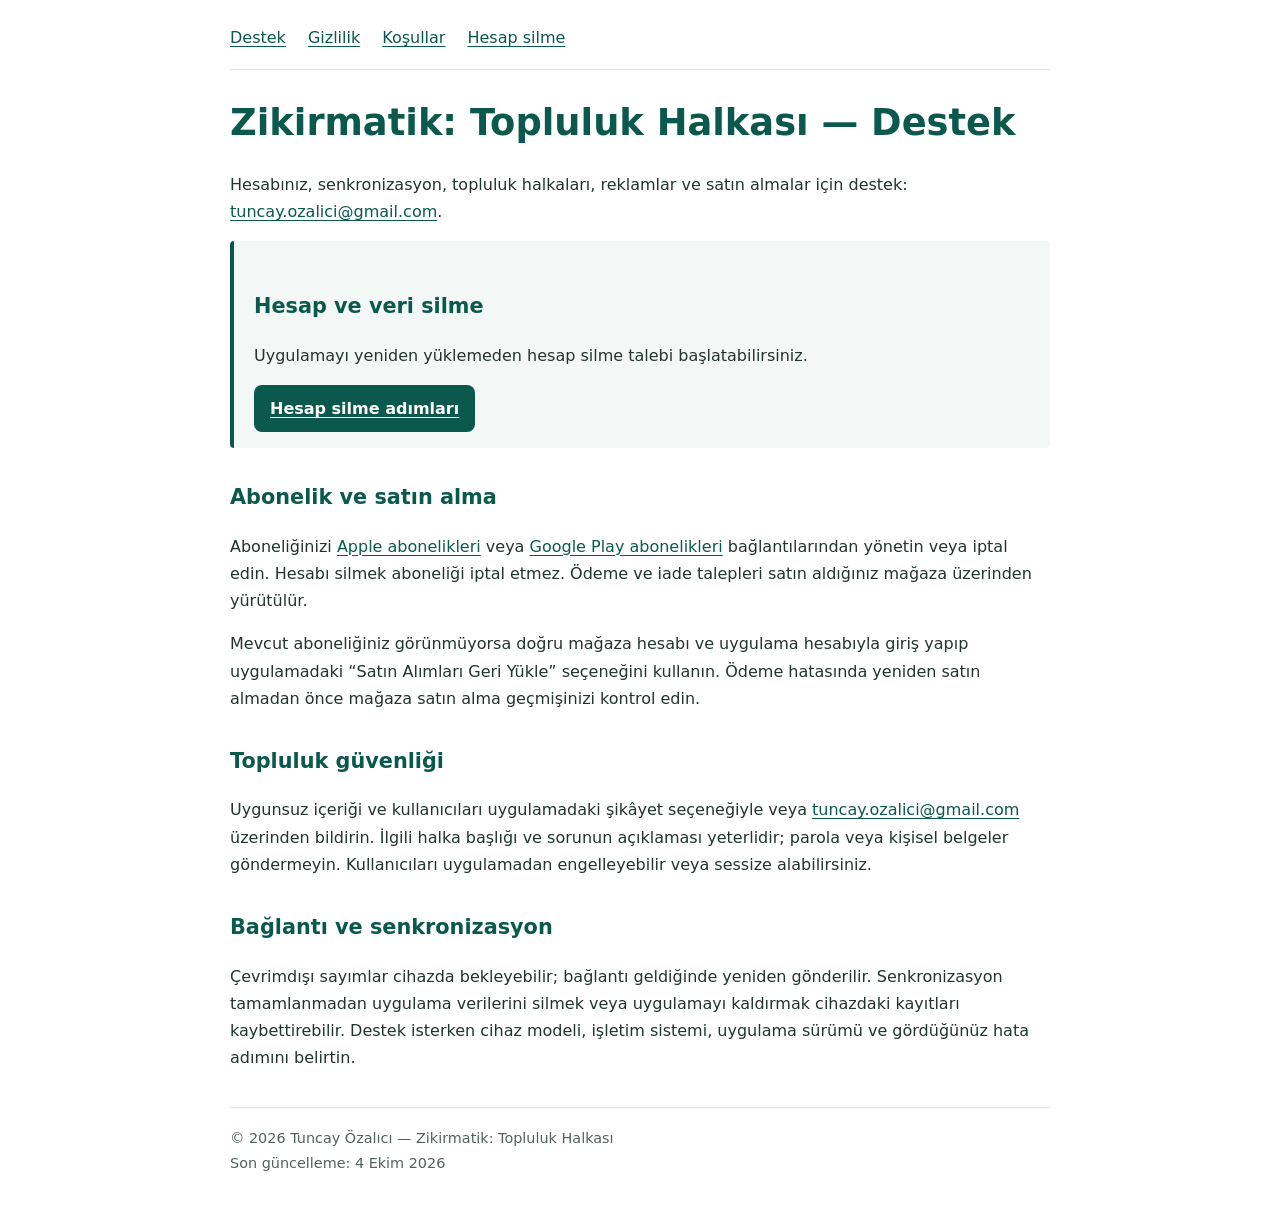
<file: index.html>
<!doctype html>
<html lang="tr">
<head>
<meta charset="utf-8">
<meta name="viewport" content="width=device-width,initial-scale=1">
<title>Zikirmatik: Topluluk Halkası — Destek — Zikirmatik: Topluluk Halkası</title>
<meta name="description" content="Zikirmatik: Topluluk Halkası için zikirmatik: topluluk halkası — destek ve iletişim bilgileri.">
<link rel="stylesheet" href="style.css">
</head>
<body>
<nav aria-label="Sayfalar">
<a href="index.html">Destek</a>
<a href="privacy.html">Gizlilik</a>
<a href="terms.html">Koşullar</a>
<a href="delete-account.html">Hesap silme</a>
</nav>
<main>
<h1>Zikirmatik: Topluluk Halkası — Destek</h1>
<p>Hesabınız, senkronizasyon, topluluk halkaları, reklamlar ve satın almalar için destek: <a href="mailto:tuncay.ozalici@gmail.com">tuncay.ozalici@gmail.com</a>.</p>
<section class="notice">
<h2>Hesap ve veri silme</h2>
<p>Uygulamayı yeniden yüklemeden hesap silme talebi başlatabilirsiniz.</p>
<a class="button" href="delete-account.html">Hesap silme adımları</a>
</section>
<h2>Abonelik ve satın alma</h2>
<p>Aboneliğinizi <a href="https://apps.apple.com/account/subscriptions">Apple abonelikleri</a> veya <a href="https://play.google.com/store/account/subscriptions">Google Play abonelikleri</a> bağlantılarından yönetin veya iptal edin. Hesabı silmek aboneliği iptal etmez. Ödeme ve iade talepleri satın aldığınız mağaza üzerinden yürütülür.</p>
<p>Mevcut aboneliğiniz görünmüyorsa doğru mağaza hesabı ve uygulama hesabıyla giriş yapıp uygulamadaki “Satın Alımları Geri Yükle” seçeneğini kullanın. Ödeme hatasında yeniden satın almadan önce mağaza satın alma geçmişinizi kontrol edin.</p>
<h2>Topluluk güvenliği</h2>
<p>Uygunsuz içeriği ve kullanıcıları uygulamadaki şikâyet seçeneğiyle veya <a href="mailto:tuncay.ozalici@gmail.com">tuncay.ozalici@gmail.com</a> üzerinden bildirin. İlgili halka başlığı ve sorunun açıklaması yeterlidir; parola veya kişisel belgeler göndermeyin. Kullanıcıları uygulamadan engelleyebilir veya sessize alabilirsiniz.</p>
<h2>Bağlantı ve senkronizasyon</h2>
<p>Çevrimdışı sayımlar cihazda bekleyebilir; bağlantı geldiğinde yeniden gönderilir. Senkronizasyon tamamlanmadan uygulama verilerini silmek veya uygulamayı kaldırmak cihazdaki kayıtları kaybettirebilir. Destek isterken cihaz modeli, işletim sistemi, uygulama sürümü ve gördüğünüz hata adımını belirtin.</p>
</main>
<footer>© 2026 Tuncay Özalıcı — Zikirmatik: Topluluk Halkası<br>Son güncelleme: 4 Ekim 2026</footer>
</body>
</html>
</file>
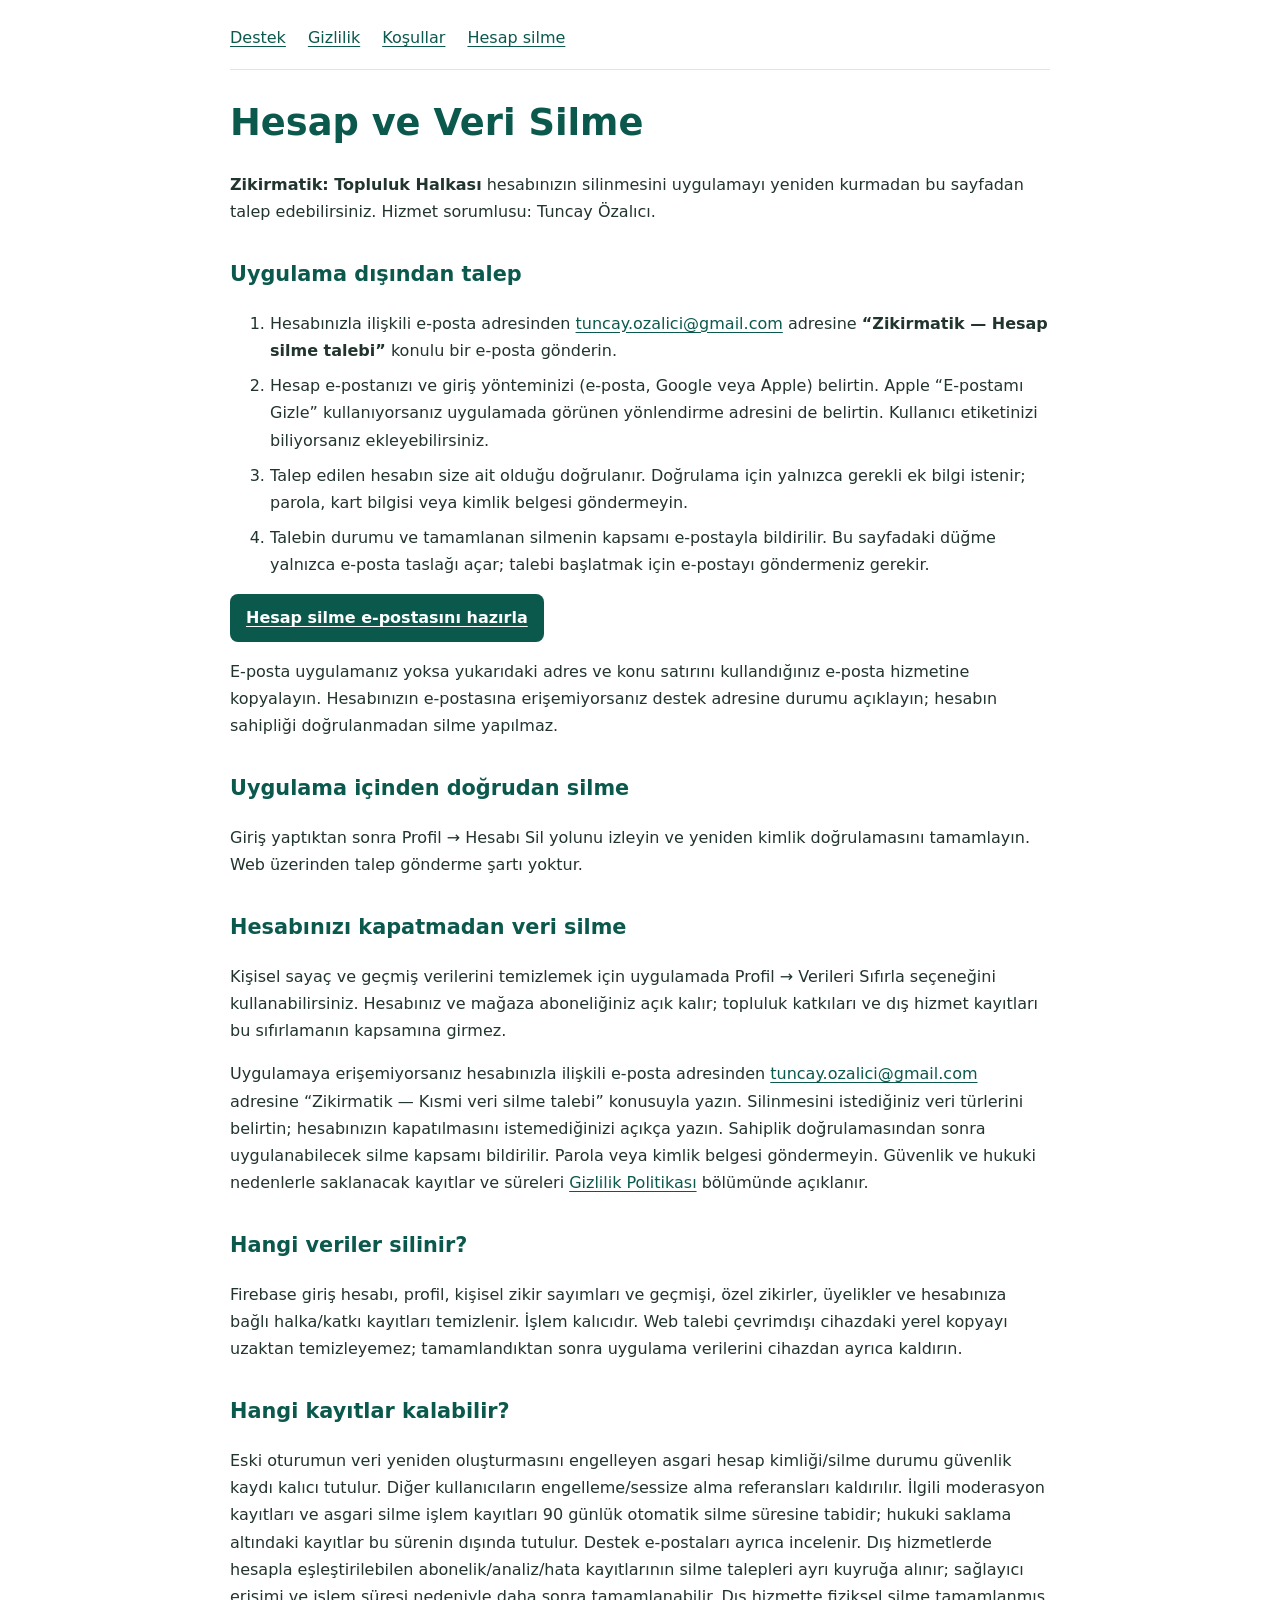
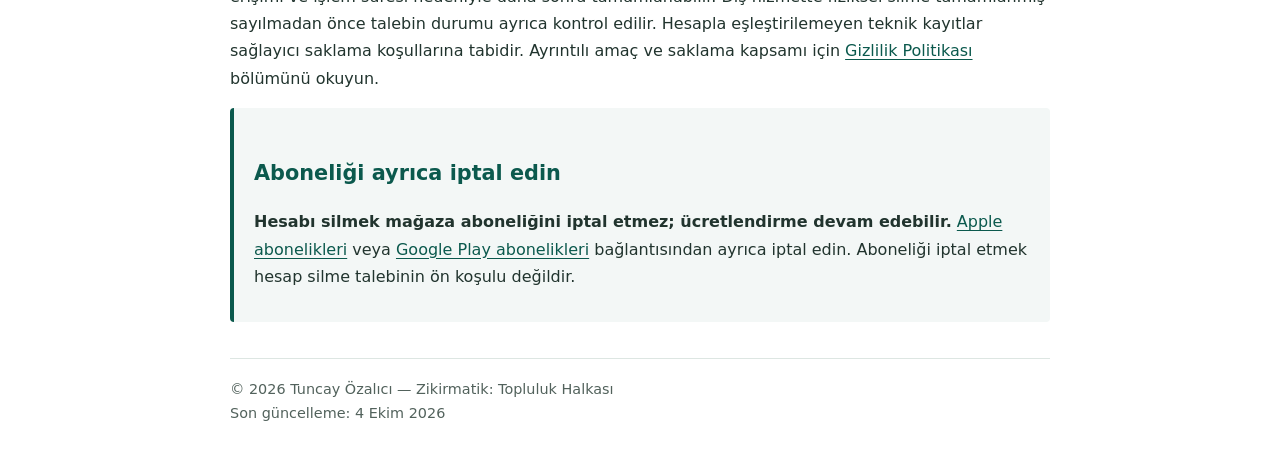
<file: delete-account.html>
<!doctype html>
<html lang="tr">
<head>
<meta charset="utf-8">
<meta name="viewport" content="width=device-width,initial-scale=1">
<title>Hesap ve Veri Silme — Zikirmatik: Topluluk Halkası</title>
<meta name="description" content="Zikirmatik: Topluluk Halkası için hesap ve veri silme ve iletişim bilgileri.">
<link rel="stylesheet" href="style.css">
</head>
<body>
<nav aria-label="Sayfalar">
<a href="index.html">Destek</a>
<a href="privacy.html">Gizlilik</a>
<a href="terms.html">Koşullar</a>
<a href="delete-account.html">Hesap silme</a>
</nav>
<main>
<h1>Hesap ve Veri Silme</h1>
<p>
<strong>Zikirmatik: Topluluk Halkası</strong> hesabınızın silinmesini uygulamayı yeniden kurmadan bu sayfadan talep edebilirsiniz. Hizmet sorumlusu: Tuncay Özalıcı.</p>
<h2>Uygulama dışından talep</h2>
<ol>
<li>Hesabınızla ilişkili e-posta adresinden <a href="mailto:tuncay.ozalici@gmail.com">tuncay.ozalici@gmail.com</a> adresine <strong>“Zikirmatik — Hesap silme talebi”</strong> konulu bir e-posta gönderin.</li>
<li>Hesap e-postanızı ve giriş yönteminizi (e-posta, Google veya Apple) belirtin. Apple “E-postamı Gizle” kullanıyorsanız uygulamada görünen yönlendirme adresini de belirtin. Kullanıcı etiketinizi biliyorsanız ekleyebilirsiniz.</li>
<li>Talep edilen hesabın size ait olduğu doğrulanır. Doğrulama için yalnızca gerekli ek bilgi istenir; parola, kart bilgisi veya kimlik belgesi göndermeyin.</li>
<li>Talebin durumu ve tamamlanan silmenin kapsamı e-postayla bildirilir. Bu sayfadaki düğme yalnızca e-posta taslağı açar; talebi başlatmak için e-postayı göndermeniz gerekir.</li>
</ol>
<p>
<a class="button" href="mailto:tuncay.ozalici@gmail.com?subject=Zikirmatik%3A%20Topluluk%20Halkas%C4%B1%20%E2%80%94%20Hesap%20silme%20talebi&amp;body=Zikirmatik%20hesab%C4%B1m%C4%B1n%20ve%20ili%C5%9Fkili%20ki%C5%9Fisel%20verilerimin%20silinmesini%20istiyorum.%0AHesab%C4%B1mla%20ili%C5%9Fkili%20e-posta%3A%20%0AGiri%C5%9F%20y%C3%B6ntemim%20%28e-posta%20/%20Google%20/%20Apple%29%3A%20%0AVarsa%20kullan%C4%B1c%C4%B1%20etiketim%3A%20%0AD%C4%B1%C5%9F%20hizmetlerdeki%20ki%C5%9Fiye%20ba%C4%9Fl%C4%B1%20kay%C4%B1tlar%C4%B1m%20i%C3%A7in%20de%20silme%20incelemesi%20istiyorum.%0A">Hesap silme e-postasını hazırla</a>
</p>
<p>E-posta uygulamanız yoksa yukarıdaki adres ve konu satırını kullandığınız e-posta hizmetine kopyalayın. Hesabınızın e-postasına erişemiyorsanız destek adresine durumu açıklayın; hesabın sahipliği doğrulanmadan silme yapılmaz.</p>
<h2>Uygulama içinden doğrudan silme</h2>
<p>Giriş yaptıktan sonra Profil → Hesabı Sil yolunu izleyin ve yeniden kimlik doğrulamasını tamamlayın. Web üzerinden talep gönderme şartı yoktur.</p>
<section id="data-deletion">
<h2>Hesabınızı kapatmadan veri silme</h2>
<p>Kişisel sayaç ve geçmiş verilerini temizlemek için uygulamada Profil → Verileri Sıfırla seçeneğini kullanabilirsiniz. Hesabınız ve mağaza aboneliğiniz açık kalır; topluluk katkıları ve dış hizmet kayıtları bu sıfırlamanın kapsamına girmez.</p>
<p>Uygulamaya erişemiyorsanız hesabınızla ilişkili e-posta adresinden <a href="mailto:tuncay.ozalici@gmail.com?subject=Zikirmatik%20%E2%80%94%20K%C4%B1smi%20veri%20silme%20talebi">tuncay.ozalici@gmail.com</a> adresine “Zikirmatik — Kısmi veri silme talebi” konusuyla yazın. Silinmesini istediğiniz veri türlerini belirtin; hesabınızın kapatılmasını istemediğinizi açıkça yazın. Sahiplik doğrulamasından sonra uygulanabilecek silme kapsamı bildirilir. Parola veya kimlik belgesi göndermeyin. Güvenlik ve hukuki nedenlerle saklanacak kayıtlar ve süreleri <a href="privacy.html">Gizlilik Politikası</a> bölümünde açıklanır.</p>
</section>
<h2>Hangi veriler silinir?</h2>
<p>Firebase giriş hesabı, profil, kişisel zikir sayımları ve geçmişi, özel zikirler, üyelikler ve hesabınıza bağlı halka/katkı kayıtları temizlenir. İşlem kalıcıdır. Web talebi çevrimdışı cihazdaki yerel kopyayı uzaktan temizleyemez; tamamlandıktan sonra uygulama verilerini cihazdan ayrıca kaldırın.</p>
<h2>Hangi kayıtlar kalabilir?</h2>
<p>Eski oturumun veri yeniden oluşturmasını engelleyen asgari hesap kimliği/silme durumu güvenlik kaydı kalıcı tutulur. Diğer kullanıcıların engelleme/sessize alma referansları kaldırılır. İlgili moderasyon kayıtları ve asgari silme işlem kayıtları 90 günlük otomatik silme süresine tabidir; hukuki saklama altındaki kayıtlar bu sürenin dışında tutulur. Destek e-postaları ayrıca incelenir. Dış hizmetlerde hesapla eşleştirilebilen abonelik/analiz/hata kayıtlarının silme talepleri ayrı kuyruğa alınır; sağlayıcı erişimi ve işlem süresi nedeniyle daha sonra tamamlanabilir. Dış hizmette fiziksel silme tamamlanmış sayılmadan önce talebin durumu ayrıca kontrol edilir. Hesapla eşleştirilemeyen teknik kayıtlar sağlayıcı saklama koşullarına tabidir. Ayrıntılı amaç ve saklama kapsamı için <a href="privacy.html">Gizlilik Politikası</a> bölümünü okuyun.</p>
<section class="notice">
<h2>Aboneliği ayrıca iptal edin</h2>
<p>
<strong>Hesabı silmek mağaza aboneliğini iptal etmez; ücretlendirme devam edebilir.</strong> <a href="https://apps.apple.com/account/subscriptions">Apple abonelikleri</a> veya <a href="https://play.google.com/store/account/subscriptions">Google Play abonelikleri</a> bağlantısından ayrıca iptal edin. Aboneliği iptal etmek hesap silme talebinin ön koşulu değildir.</p>
</section>
</main>
<footer>© 2026 Tuncay Özalıcı — Zikirmatik: Topluluk Halkası<br>Son güncelleme: 4 Ekim 2026</footer>
</body>
</html>
</file>
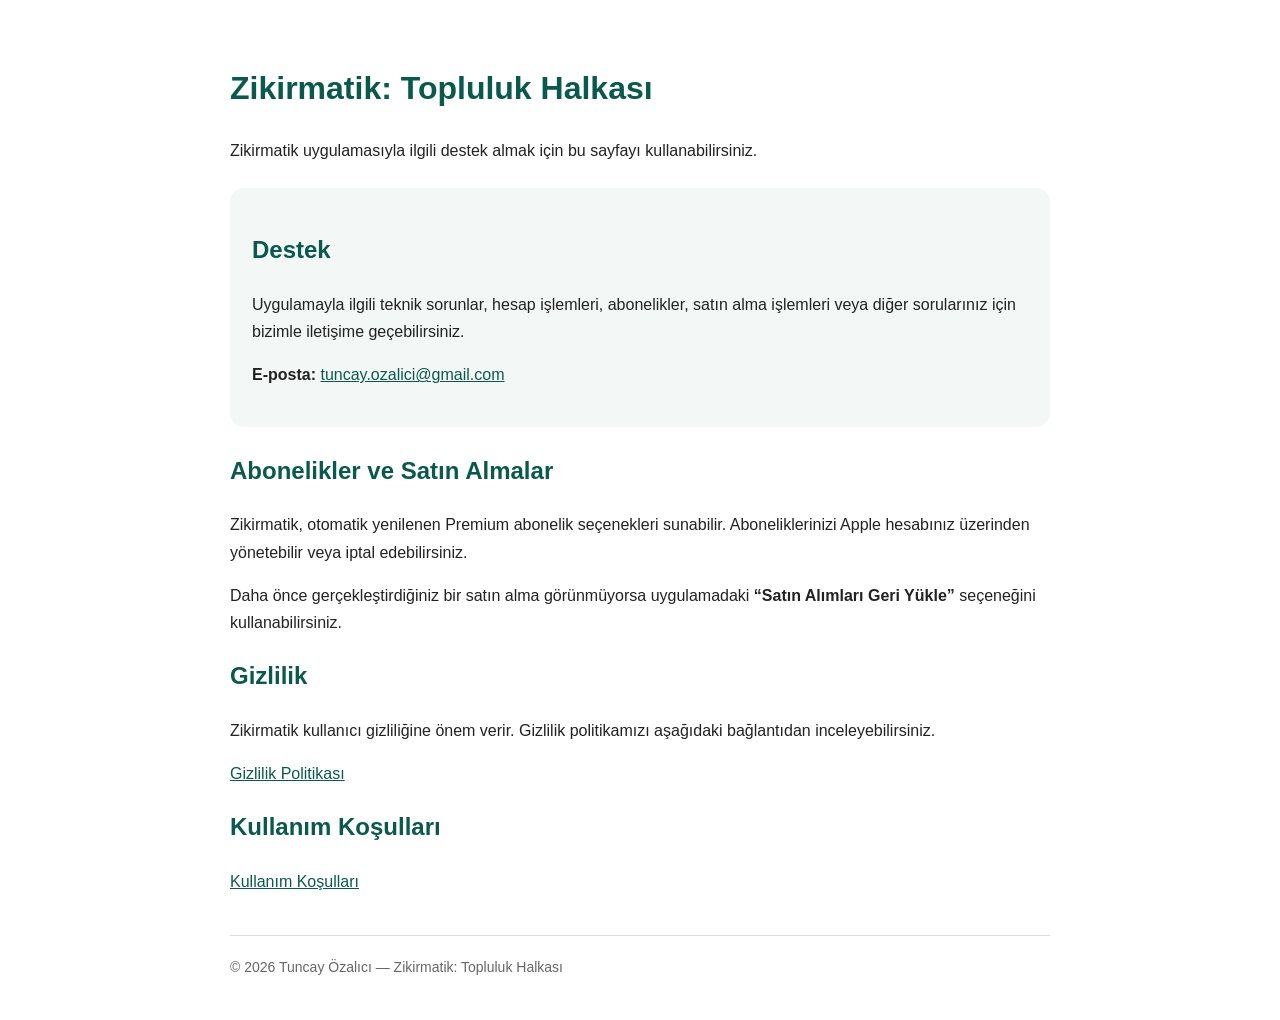
<file: index-2.html>
<!DOCTYPE html>
<html lang="tr">
<head>
  <meta charset="UTF-8">
  <meta name="viewport" content="width=device-width, initial-scale=1.0">
  <title>Zikirmatik: Topluluk Halkası - Destek</title>

  <style>
    body {
      font-family: -apple-system, BlinkMacSystemFont, "Segoe UI", sans-serif;
      max-width: 820px;
      margin: 0 auto;
      padding: 40px 20px;
      line-height: 1.7;
      color: #222;
      background: #ffffff;
    }

    h1, h2 {
      color: #0b594d;
    }

    a {
      color: #0b594d;
    }

    .box {
      background: #f3f7f6;
      padding: 22px;
      border-radius: 14px;
      margin: 24px 0;
    }

    footer {
      margin-top: 40px;
      padding-top: 20px;
      border-top: 1px solid #ddd;
      color: #666;
      font-size: 14px;
    }
  </style>
</head>

<body>

<h1>Zikirmatik: Topluluk Halkası</h1>

<p>
Zikirmatik uygulamasıyla ilgili destek almak için bu sayfayı kullanabilirsiniz.
</p>

<div class="box">
  <h2>Destek</h2>

  <p>
    Uygulamayla ilgili teknik sorunlar, hesap işlemleri, abonelikler,
    satın alma işlemleri veya diğer sorularınız için bizimle iletişime geçebilirsiniz.
  </p>

  <p>
    <strong>E-posta:</strong>
    <a href="mailto:tuncay.ozalici@gmail.com">
      tuncay.ozalici@gmail.com
    </a>
  </p>
</div>

<h2>Abonelikler ve Satın Almalar</h2>

<p>
Zikirmatik, otomatik yenilenen Premium abonelik seçenekleri sunabilir.
Aboneliklerinizi Apple hesabınız üzerinden yönetebilir veya iptal edebilirsiniz.
</p>

<p>
Daha önce gerçekleştirdiğiniz bir satın alma görünmüyorsa uygulamadaki
<strong>“Satın Alımları Geri Yükle”</strong> seçeneğini kullanabilirsiniz.
</p>

<h2>Gizlilik</h2>

<p>
Zikirmatik kullanıcı gizliliğine önem verir.
Gizlilik politikamızı aşağıdaki bağlantıdan inceleyebilirsiniz.
</p>

<p>
<a href="privacy.html">Gizlilik Politikası</a>
</p>

<h2>Kullanım Koşulları</h2>

<p>
<a href="terms.html">Kullanım Koşulları</a>
</p>

<footer>
  © 2026 Tuncay Özalıcı — Zikirmatik: Topluluk Halkası
</footer>

</body>
</html>
</file>
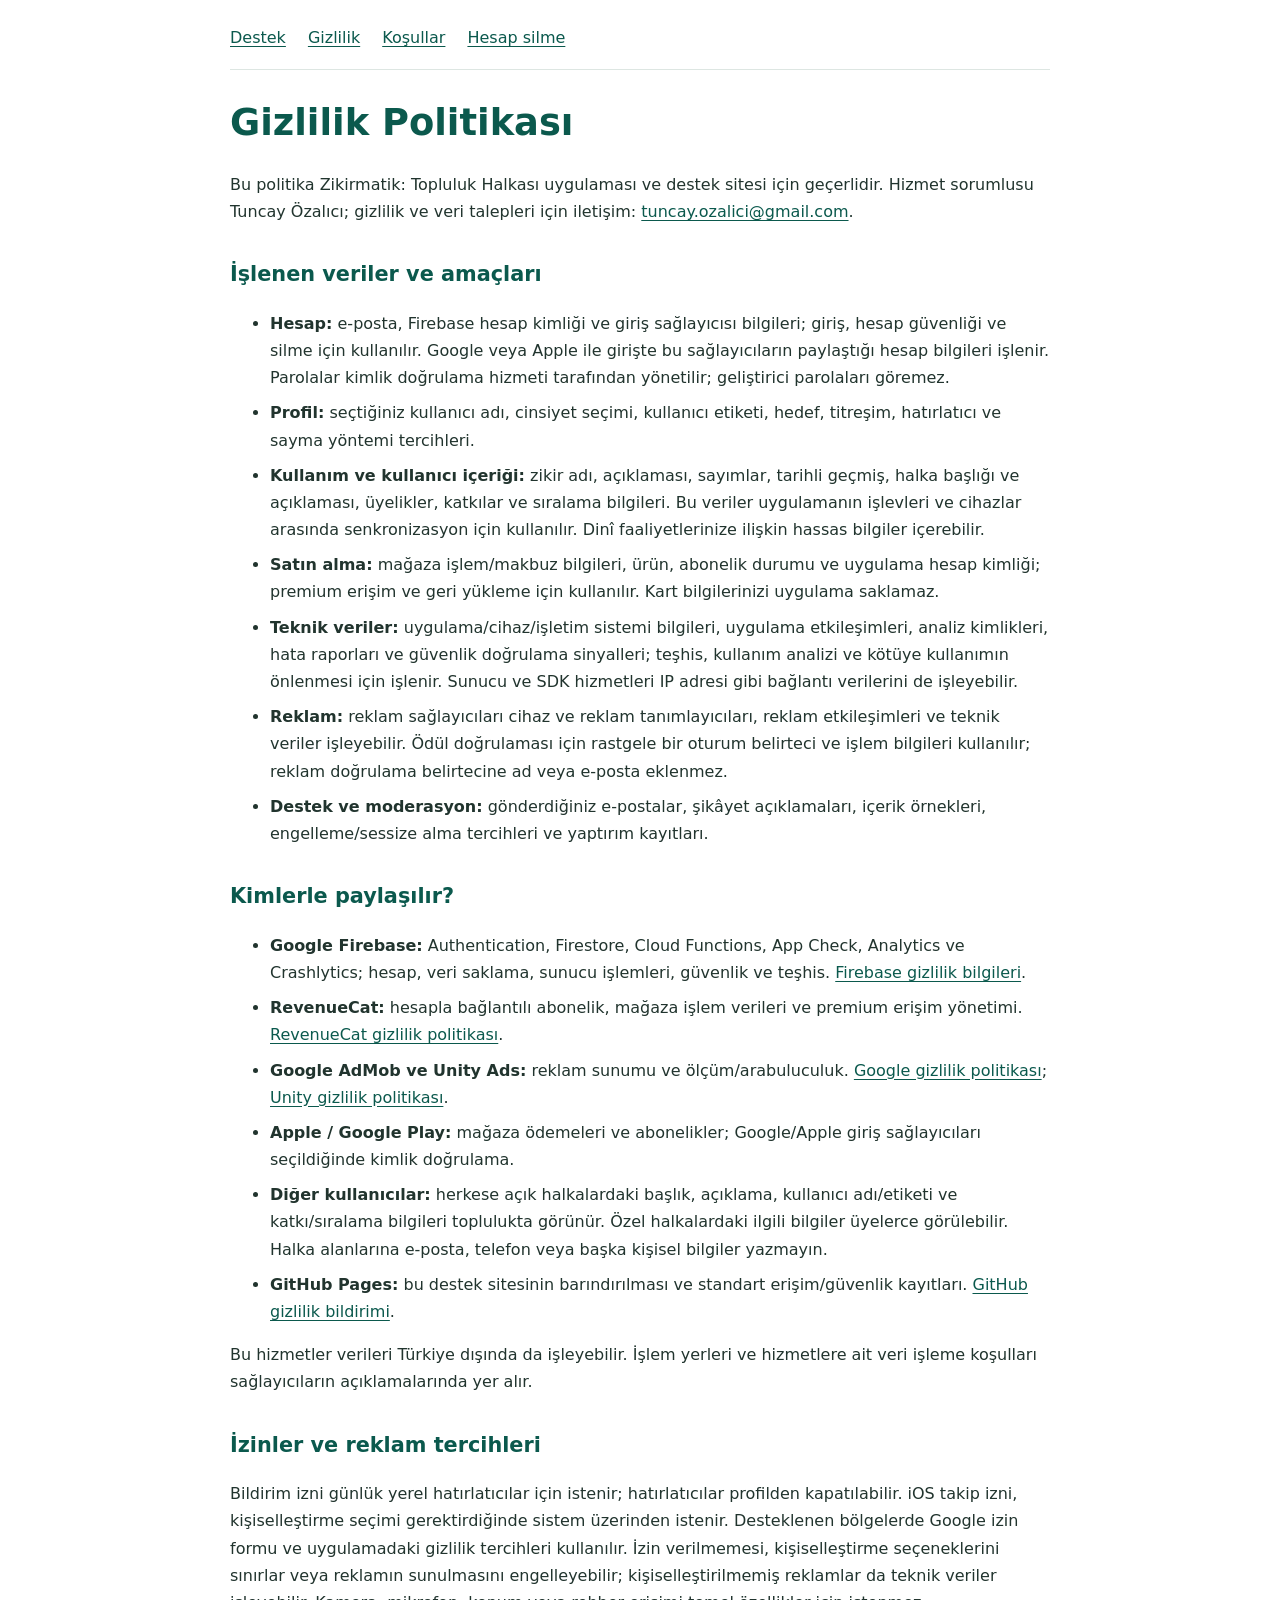
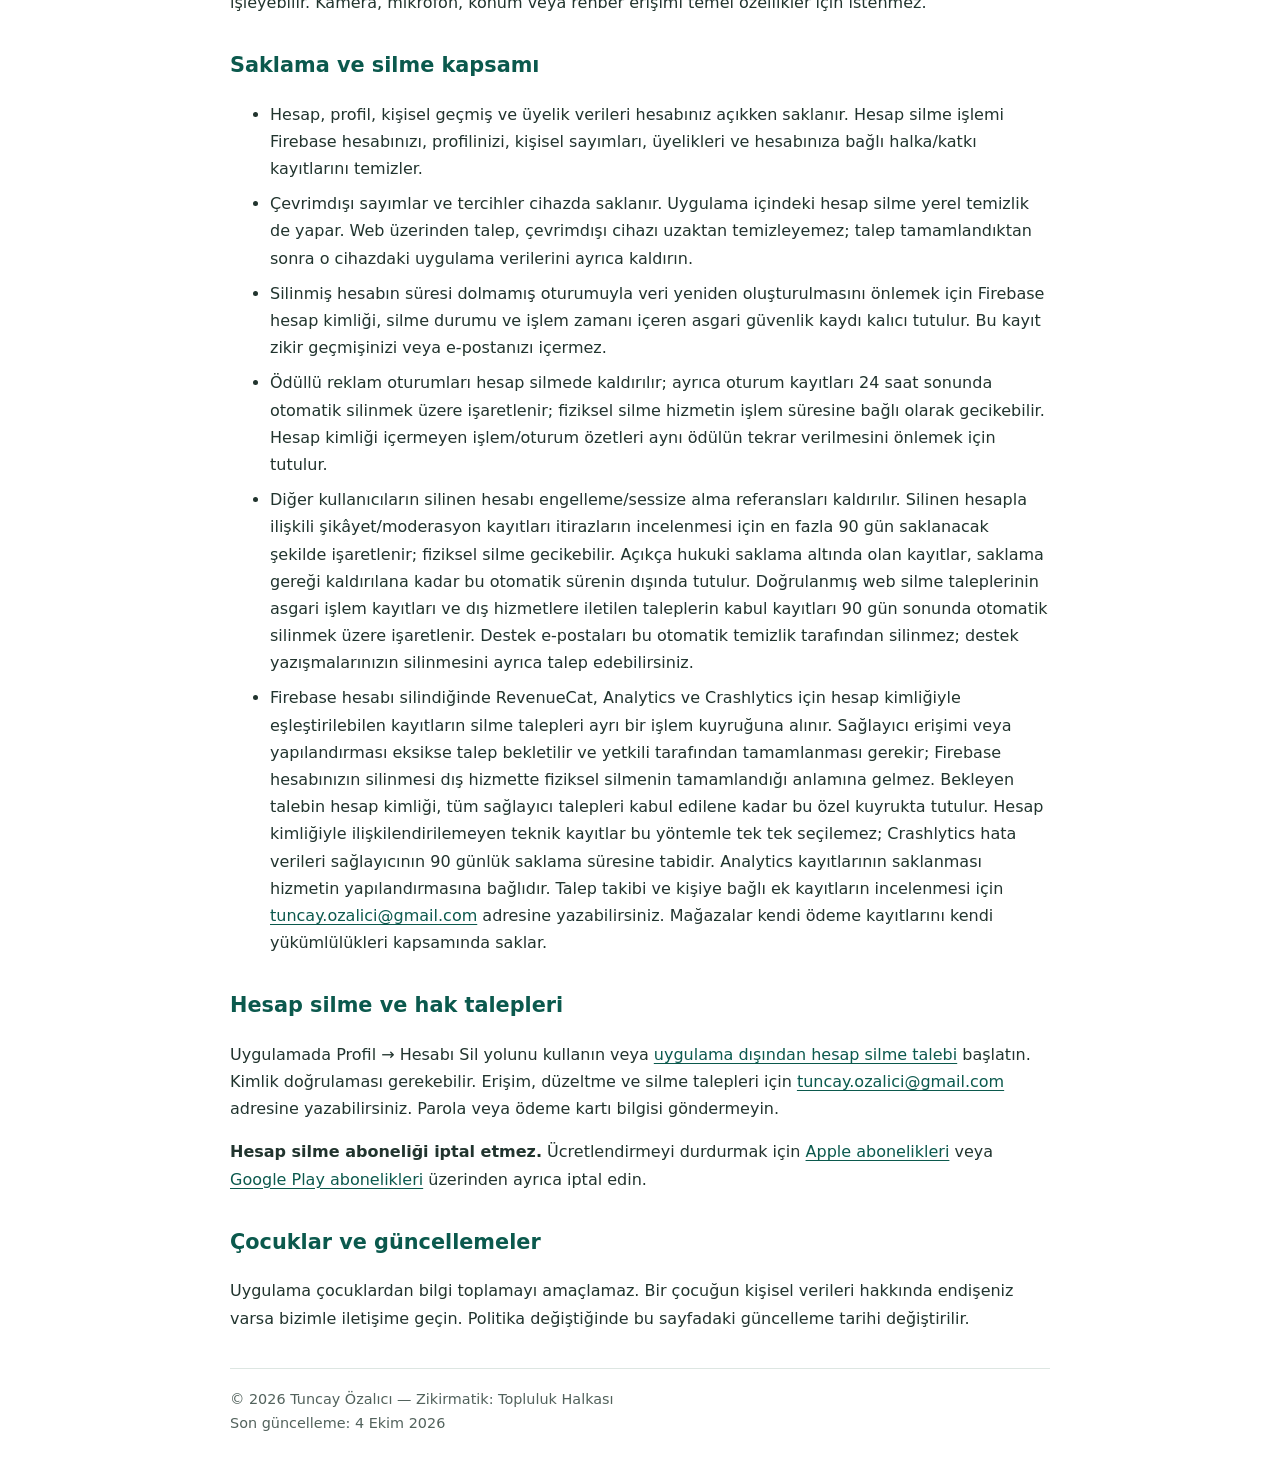
<file: privacy.html>
<!doctype html>
<html lang="tr">
<head>
<meta charset="utf-8">
<meta name="viewport" content="width=device-width,initial-scale=1">
<title>Gizlilik Politikası — Zikirmatik: Topluluk Halkası</title>
<meta name="description" content="Zikirmatik: Topluluk Halkası için gizlilik politikası ve iletişim bilgileri.">
<link rel="stylesheet" href="style.css">
</head>
<body>
<nav aria-label="Sayfalar">
<a href="index.html">Destek</a>
<a href="privacy.html">Gizlilik</a>
<a href="terms.html">Koşullar</a>
<a href="delete-account.html">Hesap silme</a>
</nav>
<main>
<h1>Gizlilik Politikası</h1>
<p>Bu politika Zikirmatik: Topluluk Halkası uygulaması ve destek sitesi için geçerlidir. Hizmet sorumlusu Tuncay Özalıcı; gizlilik ve veri talepleri için iletişim: <a href="mailto:tuncay.ozalici@gmail.com">tuncay.ozalici@gmail.com</a>.</p>
<h2>İşlenen veriler ve amaçları</h2>
<ul>
<li>
<strong>Hesap:</strong> e-posta, Firebase hesap kimliği ve giriş sağlayıcısı bilgileri; giriş, hesap güvenliği ve silme için kullanılır. Google veya Apple ile girişte bu sağlayıcıların paylaştığı hesap bilgileri işlenir. Parolalar kimlik doğrulama hizmeti tarafından yönetilir; geliştirici parolaları göremez.</li>
<li>
<strong>Profil:</strong> seçtiğiniz kullanıcı adı, cinsiyet seçimi, kullanıcı etiketi, hedef, titreşim, hatırlatıcı ve sayma yöntemi tercihleri.</li>
<li>
<strong>Kullanım ve kullanıcı içeriği:</strong> zikir adı, açıklaması, sayımlar, tarihli geçmiş, halka başlığı ve açıklaması, üyelikler, katkılar ve sıralama bilgileri. Bu veriler uygulamanın işlevleri ve cihazlar arasında senkronizasyon için kullanılır. Dinî faaliyetlerinize ilişkin hassas bilgiler içerebilir.</li>
<li>
<strong>Satın alma:</strong> mağaza işlem/makbuz bilgileri, ürün, abonelik durumu ve uygulama hesap kimliği; premium erişim ve geri yükleme için kullanılır. Kart bilgilerinizi uygulama saklamaz.</li>
<li>
<strong>Teknik veriler:</strong> uygulama/cihaz/işletim sistemi bilgileri, uygulama etkileşimleri, analiz kimlikleri, hata raporları ve güvenlik doğrulama sinyalleri; teşhis, kullanım analizi ve kötüye kullanımın önlenmesi için işlenir. Sunucu ve SDK hizmetleri IP adresi gibi bağlantı verilerini de işleyebilir.</li>
<li>
<strong>Reklam:</strong> reklam sağlayıcıları cihaz ve reklam tanımlayıcıları, reklam etkileşimleri ve teknik veriler işleyebilir. Ödül doğrulaması için rastgele bir oturum belirteci ve işlem bilgileri kullanılır; reklam doğrulama belirtecine ad veya e-posta eklenmez.</li>
<li>
<strong>Destek ve moderasyon:</strong> gönderdiğiniz e-postalar, şikâyet açıklamaları, içerik örnekleri, engelleme/sessize alma tercihleri ve yaptırım kayıtları.</li>
</ul>
<h2>Kimlerle paylaşılır?</h2>
<ul>
<li>
<strong>Google Firebase:</strong> Authentication, Firestore, Cloud Functions, App Check, Analytics ve Crashlytics; hesap, veri saklama, sunucu işlemleri, güvenlik ve teşhis. <a href="https://firebase.google.com/support/privacy">Firebase gizlilik bilgileri</a>.</li>
<li>
<strong>RevenueCat:</strong> hesapla bağlantılı abonelik, mağaza işlem verileri ve premium erişim yönetimi. <a href="https://www.revenuecat.com/privacy/">RevenueCat gizlilik politikası</a>.</li>
<li>
<strong>Google AdMob ve Unity Ads:</strong> reklam sunumu ve ölçüm/arabuluculuk. <a href="https://policies.google.com/privacy">Google gizlilik politikası</a>; <a href="https://unity.com/legal/privacy-policy">Unity gizlilik politikası</a>.</li>
<li>
<strong>Apple / Google Play:</strong> mağaza ödemeleri ve abonelikler; Google/Apple giriş sağlayıcıları seçildiğinde kimlik doğrulama.</li>
<li>
<strong>Diğer kullanıcılar:</strong> herkese açık halkalardaki başlık, açıklama, kullanıcı adı/etiketi ve katkı/sıralama bilgileri toplulukta görünür. Özel halkalardaki ilgili bilgiler üyelerce görülebilir. Halka alanlarına e-posta, telefon veya başka kişisel bilgiler yazmayın.</li>
<li>
<strong>GitHub Pages:</strong> bu destek sitesinin barındırılması ve standart erişim/güvenlik kayıtları. <a href="https://docs.github.com/en/site-policy/privacy-policies/github-general-privacy-statement">GitHub gizlilik bildirimi</a>.</li>
</ul>
<p>Bu hizmetler verileri Türkiye dışında da işleyebilir. İşlem yerleri ve hizmetlere ait veri işleme koşulları sağlayıcıların açıklamalarında yer alır.</p>
<h2>İzinler ve reklam tercihleri</h2>
<p>Bildirim izni günlük yerel hatırlatıcılar için istenir; hatırlatıcılar profilden kapatılabilir. iOS takip izni, kişiselleştirme seçimi gerektirdiğinde sistem üzerinden istenir. Desteklenen bölgelerde Google izin formu ve uygulamadaki gizlilik tercihleri kullanılır. İzin verilmemesi, kişiselleştirme seçeneklerini sınırlar veya reklamın sunulmasını engelleyebilir; kişiselleştirilmemiş reklamlar da teknik veriler işleyebilir. Kamera, mikrofon, konum veya rehber erişimi temel özellikler için istenmez.</p>
<h2>Saklama ve silme kapsamı</h2>
<ul>
<li>Hesap, profil, kişisel geçmiş ve üyelik verileri hesabınız açıkken saklanır. Hesap silme işlemi Firebase hesabınızı, profilinizi, kişisel sayımları, üyelikleri ve hesabınıza bağlı halka/katkı kayıtlarını temizler.</li>
<li>Çevrimdışı sayımlar ve tercihler cihazda saklanır. Uygulama içindeki hesap silme yerel temizlik de yapar. Web üzerinden talep, çevrimdışı cihazı uzaktan temizleyemez; talep tamamlandıktan sonra o cihazdaki uygulama verilerini ayrıca kaldırın.</li>
<li>Silinmiş hesabın süresi dolmamış oturumuyla veri yeniden oluşturulmasını önlemek için Firebase hesap kimliği, silme durumu ve işlem zamanı içeren asgari güvenlik kaydı kalıcı tutulur. Bu kayıt zikir geçmişinizi veya e-postanızı içermez.</li>
<li>Ödüllü reklam oturumları hesap silmede kaldırılır; ayrıca oturum kayıtları 24 saat sonunda otomatik silinmek üzere işaretlenir; fiziksel silme hizmetin işlem süresine bağlı olarak gecikebilir. Hesap kimliği içermeyen işlem/oturum özetleri aynı ödülün tekrar verilmesini önlemek için tutulur.</li>
<li>Diğer kullanıcıların silinen hesabı engelleme/sessize alma referansları kaldırılır. Silinen hesapla ilişkili şikâyet/moderasyon kayıtları itirazların incelenmesi için en fazla 90 gün saklanacak şekilde işaretlenir; fiziksel silme gecikebilir. Açıkça hukuki saklama altında olan kayıtlar, saklama gereği kaldırılana kadar bu otomatik sürenin dışında tutulur. Doğrulanmış web silme taleplerinin asgari işlem kayıtları ve dış hizmetlere iletilen taleplerin kabul kayıtları 90 gün sonunda otomatik silinmek üzere işaretlenir. Destek e-postaları bu otomatik temizlik tarafından silinmez; destek yazışmalarınızın silinmesini ayrıca talep edebilirsiniz.</li>
<li>Firebase hesabı silindiğinde RevenueCat, Analytics ve Crashlytics için hesap kimliğiyle eşleştirilebilen kayıtların silme talepleri ayrı bir işlem kuyruğuna alınır. Sağlayıcı erişimi veya yapılandırması eksikse talep bekletilir ve yetkili tarafından tamamlanması gerekir; Firebase hesabınızın silinmesi dış hizmette fiziksel silmenin tamamlandığı anlamına gelmez. Bekleyen talebin hesap kimliği, tüm sağlayıcı talepleri kabul edilene kadar bu özel kuyrukta tutulur. Hesap kimliğiyle ilişkilendirilemeyen teknik kayıtlar bu yöntemle tek tek seçilemez; Crashlytics hata verileri sağlayıcının 90 günlük saklama süresine tabidir. Analytics kayıtlarının saklanması hizmetin yapılandırmasına bağlıdır. Talep takibi ve kişiye bağlı ek kayıtların incelenmesi için <a href="mailto:tuncay.ozalici@gmail.com">tuncay.ozalici@gmail.com</a> adresine yazabilirsiniz. Mağazalar kendi ödeme kayıtlarını kendi yükümlülükleri kapsamında saklar.</li>
</ul>
<h2>Hesap silme ve hak talepleri</h2>
<p>Uygulamada Profil → Hesabı Sil yolunu kullanın veya <a href="delete-account.html">uygulama dışından hesap silme talebi</a> başlatın. Kimlik doğrulaması gerekebilir. Erişim, düzeltme ve silme talepleri için <a href="mailto:tuncay.ozalici@gmail.com">tuncay.ozalici@gmail.com</a> adresine yazabilirsiniz. Parola veya ödeme kartı bilgisi göndermeyin.</p>
<p>
<strong>Hesap silme aboneliği iptal etmez.</strong> Ücretlendirmeyi durdurmak için <a href="https://apps.apple.com/account/subscriptions">Apple abonelikleri</a> veya <a href="https://play.google.com/store/account/subscriptions">Google Play abonelikleri</a> üzerinden ayrıca iptal edin.</p>
<h2>Çocuklar ve güncellemeler</h2>
<p>Uygulama çocuklardan bilgi toplamayı amaçlamaz. Bir çocuğun kişisel verileri hakkında endişeniz varsa bizimle iletişime geçin. Politika değiştiğinde bu sayfadaki güncelleme tarihi değiştirilir.</p>
</main>
<footer>© 2026 Tuncay Özalıcı — Zikirmatik: Topluluk Halkası<br>Son güncelleme: 4 Ekim 2026</footer>
</body>
</html>
</file>
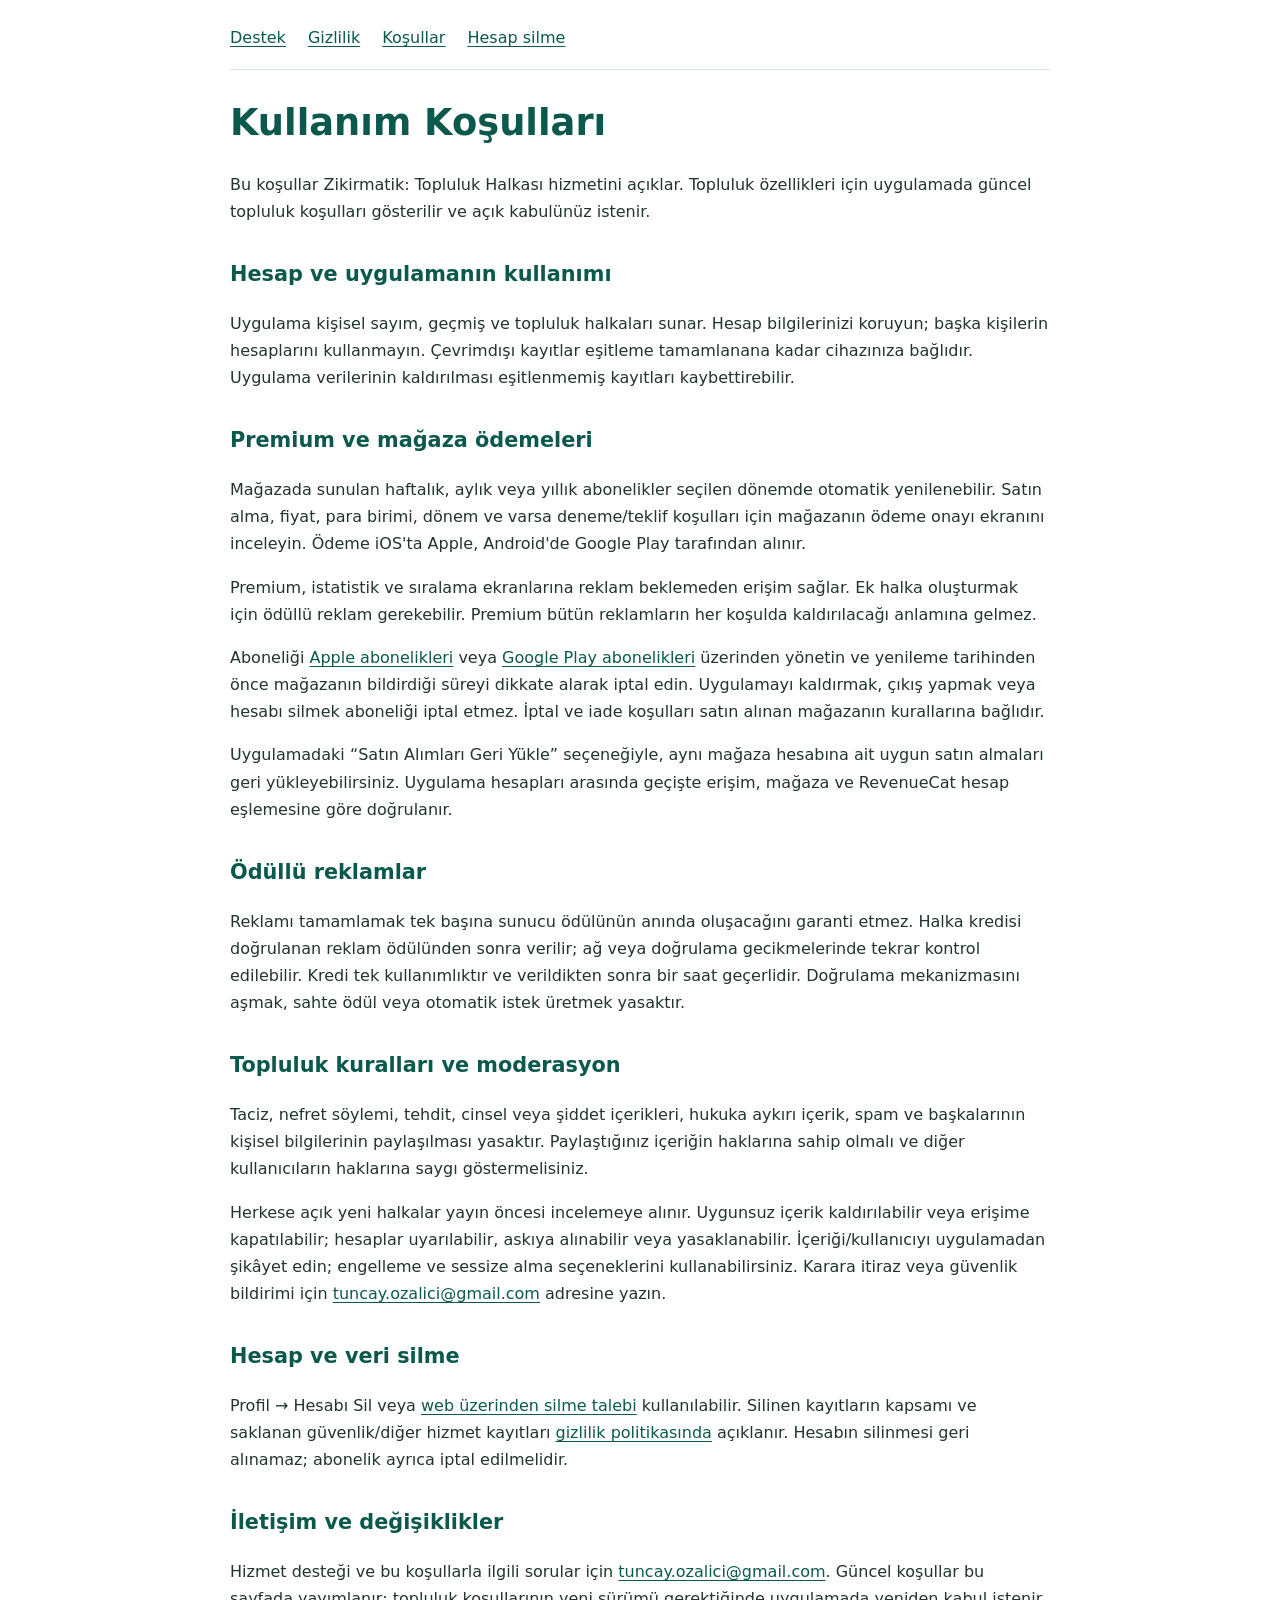
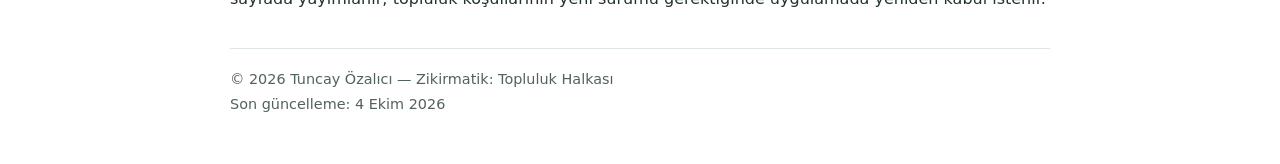
<file: terms.html>
<!doctype html>
<html lang="tr">
<head>
<meta charset="utf-8">
<meta name="viewport" content="width=device-width,initial-scale=1">
<title>Kullanım Koşulları — Zikirmatik: Topluluk Halkası</title>
<meta name="description" content="Zikirmatik: Topluluk Halkası için kullanım koşulları ve iletişim bilgileri.">
<link rel="stylesheet" href="style.css">
</head>
<body>
<nav aria-label="Sayfalar">
<a href="index.html">Destek</a>
<a href="privacy.html">Gizlilik</a>
<a href="terms.html">Koşullar</a>
<a href="delete-account.html">Hesap silme</a>
</nav>
<main>
<h1>Kullanım Koşulları</h1>
<p>Bu koşullar Zikirmatik: Topluluk Halkası hizmetini açıklar. Topluluk özellikleri için uygulamada güncel topluluk koşulları gösterilir ve açık kabulünüz istenir.</p>
<h2>Hesap ve uygulamanın kullanımı</h2>
<p>Uygulama kişisel sayım, geçmiş ve topluluk halkaları sunar. Hesap bilgilerinizi koruyun; başka kişilerin hesaplarını kullanmayın. Çevrimdışı kayıtlar eşitleme tamamlanana kadar cihazınıza bağlıdır. Uygulama verilerinin kaldırılması eşitlenmemiş kayıtları kaybettirebilir.</p>
<h2>Premium ve mağaza ödemeleri</h2>
<p>Mağazada sunulan haftalık, aylık veya yıllık abonelikler seçilen dönemde otomatik yenilenebilir. Satın alma, fiyat, para birimi, dönem ve varsa deneme/teklif koşulları için mağazanın ödeme onayı ekranını inceleyin. Ödeme iOS'ta Apple, Android'de Google Play tarafından alınır.</p>
<p>Premium, istatistik ve sıralama ekranlarına reklam beklemeden erişim sağlar. Ek halka oluşturmak için ödüllü reklam gerekebilir. Premium bütün reklamların her koşulda kaldırılacağı anlamına gelmez.</p>
<p>Aboneliği <a href="https://apps.apple.com/account/subscriptions">Apple abonelikleri</a> veya <a href="https://play.google.com/store/account/subscriptions">Google Play abonelikleri</a> üzerinden yönetin ve yenileme tarihinden önce mağazanın bildirdiği süreyi dikkate alarak iptal edin. Uygulamayı kaldırmak, çıkış yapmak veya hesabı silmek aboneliği iptal etmez. İptal ve iade koşulları satın alınan mağazanın kurallarına bağlıdır.</p>
<p>Uygulamadaki “Satın Alımları Geri Yükle” seçeneğiyle, aynı mağaza hesabına ait uygun satın almaları geri yükleyebilirsiniz. Uygulama hesapları arasında geçişte erişim, mağaza ve RevenueCat hesap eşlemesine göre doğrulanır.</p>
<h2>Ödüllü reklamlar</h2>
<p>Reklamı tamamlamak tek başına sunucu ödülünün anında oluşacağını garanti etmez. Halka kredisi doğrulanan reklam ödülünden sonra verilir; ağ veya doğrulama gecikmelerinde tekrar kontrol edilebilir. Kredi tek kullanımlıktır ve verildikten sonra bir saat geçerlidir. Doğrulama mekanizmasını aşmak, sahte ödül veya otomatik istek üretmek yasaktır.</p>
<h2>Topluluk kuralları ve moderasyon</h2>
<p>Taciz, nefret söylemi, tehdit, cinsel veya şiddet içerikleri, hukuka aykırı içerik, spam ve başkalarının kişisel bilgilerinin paylaşılması yasaktır. Paylaştığınız içeriğin haklarına sahip olmalı ve diğer kullanıcıların haklarına saygı göstermelisiniz.</p>
<p>Herkese açık yeni halkalar yayın öncesi incelemeye alınır. Uygunsuz içerik kaldırılabilir veya erişime kapatılabilir; hesaplar uyarılabilir, askıya alınabilir veya yasaklanabilir. İçeriği/kullanıcıyı uygulamadan şikâyet edin; engelleme ve sessize alma seçeneklerini kullanabilirsiniz. Karara itiraz veya güvenlik bildirimi için <a href="mailto:tuncay.ozalici@gmail.com">tuncay.ozalici@gmail.com</a> adresine yazın.</p>
<h2>Hesap ve veri silme</h2>
<p>Profil → Hesabı Sil veya <a href="delete-account.html">web üzerinden silme talebi</a> kullanılabilir. Silinen kayıtların kapsamı ve saklanan güvenlik/diğer hizmet kayıtları <a href="privacy.html">gizlilik politikasında</a> açıklanır. Hesabın silinmesi geri alınamaz; abonelik ayrıca iptal edilmelidir.</p>
<h2>İletişim ve değişiklikler</h2>
<p>Hizmet desteği ve bu koşullarla ilgili sorular için <a href="mailto:tuncay.ozalici@gmail.com">tuncay.ozalici@gmail.com</a>. Güncel koşullar bu sayfada yayımlanır; topluluk koşullarının yeni sürümü gerektiğinde uygulamada yeniden kabul istenir.</p>
</main>
<footer>© 2026 Tuncay Özalıcı — Zikirmatik: Topluluk Halkası<br>Son güncelleme: 4 Ekim 2026</footer>
</body>
</html>
</file>
<file: style.css>
body{font-family:system-ui,-apple-system,sans-serif;max-width:820px;margin:auto;padding:24px 20px 48px;line-height:1.7;color:#21342e;background:#fff}h1,h2,a{color:#0b594d}h1{font-size:clamp(1.65rem,5vw,2.3rem);line-height:1.25}h2{font-size:1.3rem;margin-top:2rem}a{overflow-wrap:anywhere;text-underline-offset:3px}nav{display:flex;flex-wrap:wrap;gap:10px 22px;border-bottom:1px solid #dde6e2;padding-bottom:18px;margin-bottom:30px}.notice{border-left:4px solid #0b594d;background:#f3f7f6;padding:16px 20px;border-radius:4px}li{margin-bottom:8px}footer{border-top:1px solid #dde6e2;margin-top:36px;padding-top:18px;color:#52625c;font-size:.9rem}.button{display:inline-block;border-radius:8px;padding:10px 16px;background:#0b594d;color:white;font-weight:600}:focus-visible{outline:3px solid #c98b00;outline-offset:4px}
</file>
